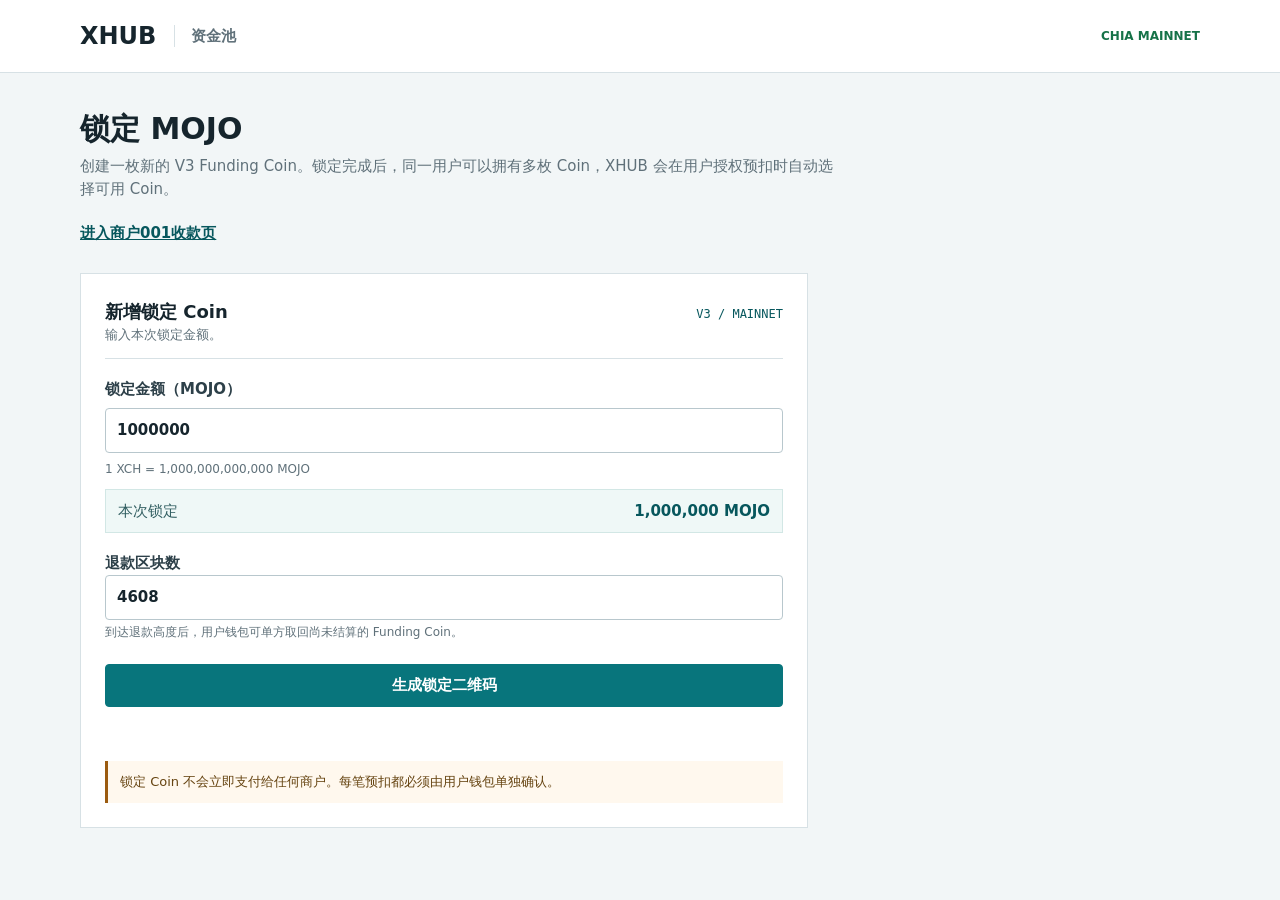
<file: V3.6/hub-v3_6/web/connect.html>
<!doctype html>
<html lang="zh-CN">
<head>
  <meta charset="utf-8">
  <meta name="viewport" content="width=device-width,initial-scale=1">
  <title>XHUB</title>
  <style>
    :root{--ink:#16252d;--muted:#60717a;--line:#d7e1e5;--paper:#fff;--canvas:#f2f6f7;--brand:#08757c;--brand-dark:#07575d;--good:#167248;--warn:#9b5b10;--bad:#b33b35}*{box-sizing:border-box}body{margin:0;min-height:100vh;background:var(--canvas);color:var(--ink);font:15px/1.5 system-ui,-apple-system,"Segoe UI",sans-serif}header{background:var(--paper);border-bottom:1px solid var(--line)}.bar,main{width:min(1120px,calc(100% - 36px));margin:auto}.bar{min-height:72px;display:flex;align-items:center;gap:18px}.brand{font-size:24px;font-weight:850}.section-name{padding-left:16px;border-left:1px solid var(--line);color:var(--muted);font-weight:650}.network{margin-left:auto;color:var(--good);font-size:12px;font-weight:800}.merchant-address{display:flex;align-items:center;gap:8px;min-width:0;margin-left:auto}.merchant-address code{max-width:390px;overflow:hidden;text-overflow:ellipsis;color:var(--brand-dark);font-size:12px;white-space:nowrap}main{padding:38px 0 60px}h1,h2,p{margin:0}h1{font-size:30px;line-height:1.2;letter-spacing:0}h2{font-size:18px;letter-spacing:0}.subhead{max-width:760px;margin-top:8px;color:var(--muted)}.workspace{display:grid;grid-template-columns:minmax(0,1fr) 370px;gap:22px;margin-top:28px;align-items:start}.panel{background:var(--paper);border:1px solid var(--line)}.form-panel,.result-panel,.config-panel,.history-panel{padding:24px}.panel-head{display:flex;justify-content:space-between;gap:16px;align-items:baseline;padding-bottom:14px;border-bottom:1px solid var(--line)}.panel-head p{color:var(--muted);font-size:13px}.badge{color:var(--brand-dark);font:12px ui-monospace,SFMono-Regular,Consolas,monospace;white-space:nowrap}label{display:grid;gap:7px;margin-top:19px;font-weight:720;color:#2d4049}input,select{width:100%;min-height:45px;padding:9px 11px;border:1px solid #b8c7cd;border-radius:4px;background:#fff;color:var(--ink);font:inherit}input:focus,select:focus{outline:2px solid rgba(8,117,124,.2);border-color:var(--brand)}.hint{color:var(--muted);font-size:12px;font-weight:400}.row{display:grid;grid-template-columns:minmax(0,1fr) auto;gap:10px;align-items:end}.primary,.secondary{min-height:43px;padding:9px 14px;border:1px solid var(--brand);border-radius:4px;font:inherit;font-weight:760;cursor:pointer}.primary{width:100%;margin-top:22px;background:var(--brand);color:#fff}.primary:hover{background:var(--brand-dark)}.secondary{background:#fff;color:var(--brand-dark)}.secondary:hover{background:#edf6f6}.primary:disabled,.secondary:disabled{opacity:.55;cursor:wait}.status{min-height:22px;margin-top:14px;color:var(--muted);font-weight:650}.status.good{color:var(--good)}.status.bad{color:var(--bad)}.summary{display:flex;justify-content:space-between;gap:15px;margin-top:11px;padding:10px 12px;border:1px solid #d2e7e5;background:#eff8f7;color:#315e61}.summary strong{color:var(--brand-dark)}.config-panel{margin-top:26px}.config-result{display:grid;grid-template-columns:minmax(0,1fr) auto;gap:10px;align-items:center;margin-top:14px}.config-result code{min-width:0;overflow:hidden;text-overflow:ellipsis;color:var(--brand-dark);font-size:12px;white-space:nowrap}.config-result .status{min-width:48px;margin-top:0;text-align:right;white-space:nowrap}.result-panel[hidden]{display:none}.result-top{display:flex;align-items:baseline;justify-content:space-between;gap:15px}.qr-wrap{display:grid;place-items:center;margin:20px 0;padding:15px;border:1px solid var(--line)}.qr-wrap img{display:block;width:min(100%,270px);aspect-ratio:1}.facts{display:grid;grid-template-columns:1fr 1fr;border-left:1px solid var(--line);border-top:1px solid var(--line)}.facts div{padding:10px;border-right:1px solid var(--line);border-bottom:1px solid var(--line);min-width:0}.facts span{display:block;color:var(--muted);font-size:12px}.facts strong{display:block;margin-top:2px;overflow-wrap:anywhere;font-size:13px}.copy-row{display:grid;grid-template-columns:minmax(0,1fr) auto;gap:8px;margin-top:16px}.copy-row input{min-width:0;background:#f5f8f9;font:12px ui-monospace,SFMono-Regular,Consolas,monospace}.note{margin-top:18px;padding:11px 12px;border-left:3px solid var(--warn);background:#fff8ee;color:#664411;font-size:13px}.merchant-link{display:inline-flex;margin-top:22px;color:var(--brand-dark);font-weight:750}.history-panel{margin-top:22px}.history-tools{display:grid;grid-template-columns:minmax(220px,1fr) 190px auto;gap:10px;align-items:end}.history-tools label{margin-top:0}.table-wrap{overflow:auto;margin-top:16px;border:1px solid var(--line)}table{width:100%;min-width:1020px;border-collapse:collapse;text-align:left}th,td{padding:11px 12px;border-bottom:1px solid var(--line);vertical-align:top}th{background:#f5f8f9;color:#455660;font-size:12px;white-space:nowrap}tbody tr:last-child td{border-bottom:0}td{font-size:13px}.mono{display:block;max-width:270px;color:var(--brand-dark);font:11px/1.45 ui-monospace,SFMono-Regular,Consolas,monospace;overflow-wrap:anywhere}.minor{display:block;margin-top:4px;color:var(--muted);font-size:11px}.state-pill{display:inline-block;padding:2px 7px;border:1px solid var(--line);border-radius:3px;background:#f7f9fa;white-space:nowrap}.state-pill.good{border-color:#a9d7be;background:#eef8f2;color:var(--good)}.state-pill.warn{border-color:#e4c598;background:#fff8ee;color:var(--warn)}.state-pill.bad{border-color:#e0aaa7;background:#fff2f1;color:var(--bad)}.history-empty{padding:28px 16px;text-align:center;color:var(--muted)}.home-only,.merchant-only{display:none}body.home .home-only,body.merchant .merchant-only{display:block}body.merchant .merchant-address{display:flex}body.home .merchant-address{display:none}@media(max-width:760px){.bar,main{width:min(100% - 28px,1120px)}.bar{min-height:64px;flex-wrap:wrap;padding:10px 0}.network{display:none}.merchant-address{flex-basis:100%;order:3;margin-left:0}.merchant-address code{flex:1}main{padding-top:28px}.workspace{grid-template-columns:1fr}.result-panel{order:-1}.row,.history-tools{grid-template-columns:1fr}.row .secondary,.history-tools .secondary{width:100%}}@media(max-width:430px){h1{font-size:25px}.form-panel,.result-panel,.config-panel,.history-panel{padding:18px}.section-name{display:none}.facts{grid-template-columns:1fr}}
  </style>
</head>
<body>
  <header><div class="bar"><strong class="brand">XHUB</strong><span id="sectionName" class="section-name">资金池</span><div id="merchantAddress" class="merchant-address"><code id="merchantAddressValue"></code><button id="copyMerchantAddress" class="secondary" type="button">复制地址</button></div><span class="network">CHIA MAINNET</span></div></header>
  <main>
    <div class="home-only">
      <h1>锁定 MOJO</h1>
      <p class="subhead">创建一枚新的 V3 Funding Coin。锁定完成后，同一用户可以拥有多枚 Coin，XHUB 会在用户授权预扣时自动选择可用 Coin。</p>
      <a class="merchant-link" href="/sh001">进入商户001收款页</a>
    </div>
    <div class="merchant-only">
      <h1 id="merchantTitle">商户预扣 MOJO</h1>
      <p class="subhead">生成一次预扣请求。用户确认后金额记入 XHUB 账本；完成 Funding Coin 链上结算后才算实际到账。</p>
      <section class="panel config-panel">
        <div class="panel-head"><div><h2>商户收款配置</h2><p>填写商户钱包索引 0 的 Puzzle Hash。</p></div><span id="merchantBadge" class="badge"></span></div>
        <div class="row"><label>Puzzle Hash<input id="merchantPuzzleHash" autocomplete="off" spellcheck="false" placeholder="64 位十六进制 Puzzle Hash"><span class="hint">该公开地址同时用于隔离和查询本商户的历史记录。</span></label><button id="saveMerchant" class="secondary" type="button">保存</button></div>
        <div class="config-result"><code id="merchantAddressPreview">尚未配置收款地址</code><span id="configStatus" class="status"></span></div>
      </section>
    </div>
    <div class="workspace">
      <section class="panel form-panel">
        <div class="panel-head"><div><h2 id="formTitle">新增锁定 Coin</h2><p id="formDescription">输入本次锁定金额。</p></div><span id="formBadge" class="badge">V3 / MAINNET</span></div>
        <form id="requestForm">
          <label><span id="amountLabel">锁定金额（MOJO）</span><input id="amount" inputmode="numeric" pattern="[0-9]+" value="1000000" required><span class="hint">1 XCH = 1,000,000,000,000 MOJO</span></label>
          <div class="summary"><span id="summaryLabel">本次锁定</span><strong id="amountPreview">1,000,000 MOJO</strong></div>
          <label class="home-only">退款区块数<input id="refundDelay" type="number" min="20" step="1" value="4608"><span class="hint">到达退款高度后，用户钱包可单方取回尚未结算的 Funding Coin。</span></label>
          <button id="createButton" class="primary" type="submit">生成锁定二维码</button>
        </form>
        <p id="status" class="status" role="status"></p>
        <p id="flowNote" class="note">锁定 Coin 不会立即支付给任何商户。每笔预扣都必须由用户钱包单独确认。</p>
      </section>
      <section id="result" class="panel result-panel" hidden>
        <div class="result-top"><h2 id="resultTitle">等待钱包扫描</h2><strong id="countdown">5:00</strong></div>
        <p id="resultState" class="status">请求已创建</p>
        <div class="qr-wrap"><img id="qr" alt="HUBWALLET 二维码"></div>
        <div class="facts"><div><span>金额</span><strong id="factAmount"></strong></div><div><span>状态</span><strong id="factState">CREATED</strong></div><div><span>请求编号</span><strong id="factId"></strong></div><div><span id="factExtraLabel">网络</span><strong id="factExtra">Chia Mainnet</strong></div></div>
        <div class="copy-row"><input id="uri" readonly aria-label="可复制的 HUBWALLET 地址"><button id="copyUri" class="secondary" type="button">复制</button></div>
      </section>
    </div>
    <section id="historyPanel" class="panel history-panel merchant-only">
      <div class="panel-head"><div><h2>历史预扣记录</h2><p>预扣确认不等于到账；只有链上结算确认后才显示“已到账”。</p></div><span id="historyCount" class="badge">0 条</span></div>
      <div class="history-tools">
        <label>查询订单号<input id="historySearch" autocomplete="off" placeholder="输入 HUB 订单号"></label>
        <label>预扣状态<select id="historyStateFilter"><option value="">全部状态</option><option value="CREATED">待用户确认</option><option value="PREPARED">确认处理中</option><option value="AUTHORIZED">预扣已确认</option><option value="SETTLED">已结算</option><option value="EXPIRED">已过期</option><option value="CANCELLED">未到账 / 异常</option></select></label>
        <button id="refreshHistory" class="secondary" type="button">刷新记录</button>
      </div>
      <p id="historyStatus" class="status" role="status"></p>
      <div class="table-wrap">
        <table>
          <thead><tr><th>订单号 / 时间</th><th>本笔预扣</th><th>预扣状态</th><th>FUND COIN</th><th>到账状态</th><th>结算交易</th></tr></thead>
          <tbody id="historyBody"><tr><td class="history-empty" colspan="6">保存商户收款配置后显示历史记录</td></tr></tbody>
        </table>
      </div>
    </section>
  </main>
  <script>
    const $=id=>document.getElementById(id);
    const merchantMatch=location.pathname.match(/^\/merchant\/([^/]+)\/?$/i);
    const isMerchant=location.pathname.toLowerCase()==="/sh001"||Boolean(merchantMatch);
    const merchantId=isMerchant?(merchantMatch?decodeURIComponent(merchantMatch[1]):"SH001").toUpperCase():"";
    document.body.className=isMerchant?"merchant":"home";
    const storageKey=`xhub-${merchantId.toLowerCase()}-merchant-puzzle-hash`;
    let active=null,pollTimer=null,countTimer=null,historyRows=[];
    const charset="qpzry9x8gf2tvdw0s3jn54khce6mua7l",generators=[0x3b6a57b2,0x26508e6d,0x1ea119fa,0x3d4233dd,0x2a1462b3];
    const reservationLabels={CREATED:"待用户确认",PREPARED:"确认处理中",AUTHORIZED:"预扣已确认",EXPIRED:"已过期",CANCELLED:"已取消",SETTLED:"已结算"};
    const arrivalLabels={WAITING_AUTHORIZATION:"尚未形成预扣",PENDING_SETTLEMENT:"待链上结算",CONFIRMING:"到账确认中",RECEIVED:"链上已到账",NOT_RECEIVED:"未到账 / 异常"};
    function normalizeHash(value){return value.trim().replace(/^0x/i,"").toLowerCase()}
    function convertBits(data,from,to,pad){let acc=0,bits=0,out=[],max=(1<<to)-1,mask=(1<<(from+to-1))-1;for(const value of data){if(value<0||(value>>from)!==0)return null;acc=((acc<<from)|value)&mask;bits+=from;while(bits>=to){bits-=to;out.push((acc>>bits)&max)}}if(pad&&bits)out.push((acc<<(to-bits))&max);else if(!pad&&(bits>=from||((acc<<(to-bits))&max)))return null;return out}
    function polymod(values){let check=1;for(const value of values){const top=check>>>25;check=((check&0x1ffffff)<<5)^value;for(let index=0;index<5;index++)if((top>>>index)&1)check^=generators[index]}return check>>>0}
    function addressFromHash(value){const hash=normalizeHash(value);if(!/^[0-9a-f]{64}$/.test(hash))return"";const words=convertBits(hash.match(/../g).map(part=>parseInt(part,16)),8,5,true),hrp="xch",expanded=[...Array.from(hrp,char=>char.charCodeAt(0)>>5),0,...Array.from(hrp,char=>char.charCodeAt(0)&31)],sum=polymod([...expanded,...words,0,0,0,0,0,0])^0x2bc830a3,check=Array.from({length:6},(_,index)=>(sum>>>(5*(5-index)))&31);return`xch1${[...words,...check].map(value=>charset[value]).join("")}`}
    function setStatus(message,kind=""){const node=$("status");node.textContent=message;node.className=`status ${kind}`}
    function setConfig(message,kind=""){const node=$("configStatus");node.textContent=message;node.className=`status ${kind}`}
    function renderMerchant(){const address=addressFromHash($("merchantPuzzleHash").value);$("merchantAddressPreview").textContent=address||"尚未配置收款地址";$("merchantAddressValue").textContent=address||"未配置"}
    function saveMerchant(){const hash=normalizeHash($("merchantPuzzleHash").value);if(!/^[0-9a-f]{64}$/.test(hash)){setConfig("请输入有效的 64 位 Puzzle Hash","bad");return}localStorage.setItem(storageKey,hash);$("merchantPuzzleHash").value=hash;renderMerchant();setConfig("已保存","good");loadHistory()}
    if(isMerchant){document.title=`${merchantId} | XHUB`;$("sectionName").textContent=merchantId;$("merchantTitle").textContent=`${merchantId} 预扣 MOJO`;$("merchantBadge").textContent=`${merchantId} / INDEX 0`;$("formTitle").textContent="创建预扣请求";$("formDescription").textContent="订单号由 HUB 自动生成，用户确认后记入预扣账本。";$("formBadge").textContent=`${merchantId} / V3`;$("amountLabel").textContent="预扣金额（MOJO）";$("summaryLabel").textContent="本次预扣";$("amount").value="10";$("createButton").textContent="生成预扣二维码";$("flowNote").textContent="用户确认后可在下方查看 FUND COIN；只有结算交易链上确认后才算实际到账。";$("merchantPuzzleHash").value=localStorage.getItem(storageKey)||"";$("merchantPuzzleHash").addEventListener("input",renderMerchant);$("saveMerchant").addEventListener("click",saveMerchant);$("copyMerchantAddress").addEventListener("click",async()=>{const address=addressFromHash($("merchantPuzzleHash").value);if(address)await navigator.clipboard.writeText(address)});renderMerchant()}
    function updateAmount(){const raw=$("amount").value.trim();$("amountPreview").textContent=/^\d+$/.test(raw)?`${BigInt(raw).toLocaleString()} MOJO`:"请输入整数 MOJO"}$("amount").addEventListener("input",updateAmount);updateAmount();
    function stopTimers(){clearInterval(pollTimer);clearInterval(countTimer)}
    function tick(){if(!active)return;const seconds=Math.max(0,active.expires_at-Math.floor(Date.now()/1000));$("countdown").textContent=`${Math.floor(seconds/60)}:${String(seconds%60).padStart(2,"0")}`;if(seconds===0)stopTimers()}
    async function poll(){if(!active)return;const endpoint=isMerchant?`/v3/reservations/${active.reservation_id}`:`/v1/wallet-connect/requests/${active.request_id}`;try{const response=await fetch(endpoint,{cache:"no-store"}),body=await response.json();if(!response.ok)throw new Error(body.error?.message||`HTTP ${response.status}`);$("factState").textContent=body.state;$("resultState").textContent=isMerchant&&body.state==="AUTHORIZED"?"用户已确认预扣":`钱包状态：${body.state}`;if(isMerchant)loadHistory(true);if(["AUTHORIZED","ACTIVE","FAILED","REJECTED","EXPIRED","CANCELLED","SETTLED"].includes(body.state))stopTimers()}catch(error){$("resultState").textContent=`状态查询失败：${error.message}`}}
    $("requestForm").addEventListener("submit",async event=>{event.preventDefault();const amount=$("amount").value.trim();if(!/^\d+$/.test(amount)||BigInt(amount)<1n){setStatus("请输入有效的 MOJO 整数","bad");return}const button=$("createButton");button.disabled=true;setStatus("正在创建请求…");try{let endpoint,body;if(isMerchant){const merchantHash=normalizeHash($("merchantPuzzleHash").value);if(!/^[0-9a-f]{64}$/.test(merchantHash))throw new Error("请先保存商户索引 0 Puzzle Hash");endpoint="/v3/reservations";body={merchant_id:merchantId,merchant_puzzle_hash:merchantHash,amount_mojos:amount}}else{const delay=Number($("refundDelay").value);if(!Number.isSafeInteger(delay)||delay<20)throw new Error("退款区块数至少为 20");endpoint="/v3/wallet-connect/requests";body={asset_id:"xch",amount_mojos:amount,refund_delay_blocks:delay,network:"mainnet"}}const response=await fetch(endpoint,{method:"POST",headers:{"content-type":"application/json"},body:JSON.stringify(body)}),data=await response.json();if(!response.ok)throw new Error(data.error?.message||`HTTP ${response.status}`);active=data;const id=isMerchant?data.reservation_id:data.request_id,uri=data.connect_uri;$("result").hidden=false;$("resultTitle").textContent=isMerchant?"等待用户确认预扣":"等待钱包锁定";$("qr").src=isMerchant?`/v3/reservations/${id}/qr.svg?ts=${Date.now()}`:`/v1/wallet-connect/requests/${id}/qr.svg?ts=${Date.now()}`;$("uri").value=uri;$("factAmount").textContent=`${BigInt(amount).toLocaleString()} MOJO`;$("factId").textContent=id;$("factState").textContent=data.state||"CREATED";$("factExtraLabel").textContent=isMerchant?"HUB 订单号":"网络";$("factExtra").textContent=isMerchant?data.order_id:"Chia Mainnet";setStatus(isMerchant?`预扣请求已创建，订单号 ${data.order_id}`:"V3 锁定请求已创建","good");if(isMerchant)loadHistory(true);stopTimers();tick();countTimer=setInterval(tick,1000);pollTimer=setInterval(poll,2500)}catch(error){setStatus(error.message,"bad")}finally{button.disabled=false}});
    $("copyUri").addEventListener("click",async()=>{try{await navigator.clipboard.writeText($("uri").value);$("copyUri").textContent="已复制";setTimeout(()=>$("copyUri").textContent="复制",1500)}catch{$("uri").select()}});
    function formatTime(timestamp){if(!timestamp)return"—";return new Intl.DateTimeFormat("zh-CN",{timeZone:"Asia/Shanghai",year:"numeric",month:"2-digit",day:"2-digit",hour:"2-digit",minute:"2-digit",second:"2-digit",hour12:false}).format(new Date(timestamp*1000))}
    function appendTextCell(row,text,className=""){const cell=document.createElement("td"),node=document.createElement("span");node.textContent=text;if(className)node.className=className;cell.append(node);row.append(cell);return cell}
    function appendMinor(cell,text){const node=document.createElement("span");node.className="minor";node.textContent=text;cell.append(node)}
    function pill(text,kind=""){const node=document.createElement("span");node.className=`state-pill ${kind}`;node.textContent=text;return node}
    function renderHistory(){if(!isMerchant)return;const search=$("historySearch").value.trim().toLowerCase(),state=$("historyStateFilter").value;const items=historyRows.filter(item=>(!search||item.order_id.toLowerCase().includes(search)||item.reservation_id.toLowerCase().includes(search)||(item.funding_coin_id||"").toLowerCase().includes(search))&&(!state||item.state===state));const body=$("historyBody");body.replaceChildren();$("historyCount").textContent=`${items.length} 条`;if(!items.length){const row=document.createElement("tr"),cell=document.createElement("td");cell.colSpan=6;cell.className="history-empty";cell.textContent=historyRows.length?"没有符合筛选条件的记录":"暂无历史预扣记录";row.append(cell);body.append(row);return}for(const item of items){const row=document.createElement("tr");const order=appendTextCell(row,item.order_id,"mono");appendMinor(order,formatTime(item.created_at));const amount=appendTextCell(row,`${BigInt(item.amount_mojos).toLocaleString()} MOJO`);if(item.authorized_at)appendMinor(amount,`确认：${formatTime(item.authorized_at)}`);const stateCell=document.createElement("td");stateCell.append(pill(reservationLabels[item.state]||item.state,item.state==="AUTHORIZED"||item.state==="SETTLED"?"good":item.state==="CANCELLED"?"bad":"warn"));appendMinor(stateCell,item.reservation_id);row.append(stateCell);const coin=appendTextCell(row,item.funding_coin_id||"尚未分配","mono");if(item.merchant_total_mojos)appendMinor(coin,`该 Coin 商户累计：${BigInt(item.merchant_total_mojos).toLocaleString()} MOJO`);const arrival=document.createElement("td");arrival.append(pill(arrivalLabels[item.arrival_state]||item.arrival_state,item.arrival_state==="RECEIVED"?"good":item.arrival_state==="NOT_RECEIVED"?"bad":"warn"));if(item.settled_at)appendMinor(arrival,formatTime(item.settled_at));row.append(arrival);const transaction=appendTextCell(row,item.settlement_transaction_id||"—","mono");if(item.settlement_state)appendMinor(transaction,`Coin 状态：${item.settlement_state}`);body.append(row)}}
    async function loadHistory(silent=false){if(!isMerchant)return;const hash=normalizeHash($("merchantPuzzleHash").value);if(!/^[0-9a-f]{64}$/.test(hash)){if(!silent)$("historyStatus").textContent="保存有效的商户 Puzzle Hash 后即可查询";return}const button=$("refreshHistory");button.disabled=true;if(!silent)$("historyStatus").textContent="正在查询 HUB 记录…";try{const response=await fetch(`/v3/merchants/${encodeURIComponent(merchantId)}/reservations/${hash}`,{cache:"no-store"}),data=await response.json();if(!response.ok)throw new Error(data.error?.message||`HTTP ${response.status}`);historyRows=data.items||[];renderHistory();$("historyStatus").textContent=`最后更新：${formatTime(Math.floor(Date.now()/1000))}`;$("historyStatus").className="status good"}catch(error){$("historyStatus").textContent=`历史记录查询失败：${error.message}`;$("historyStatus").className="status bad"}finally{button.disabled=false}}
    if(isMerchant){$("historySearch").addEventListener("input",renderHistory);$("historyStateFilter").addEventListener("change",renderHistory);$("refreshHistory").addEventListener("click",()=>loadHistory());loadHistory();setInterval(()=>loadHistory(true),10000)}
  </script>
</body>
</html>
</file>
